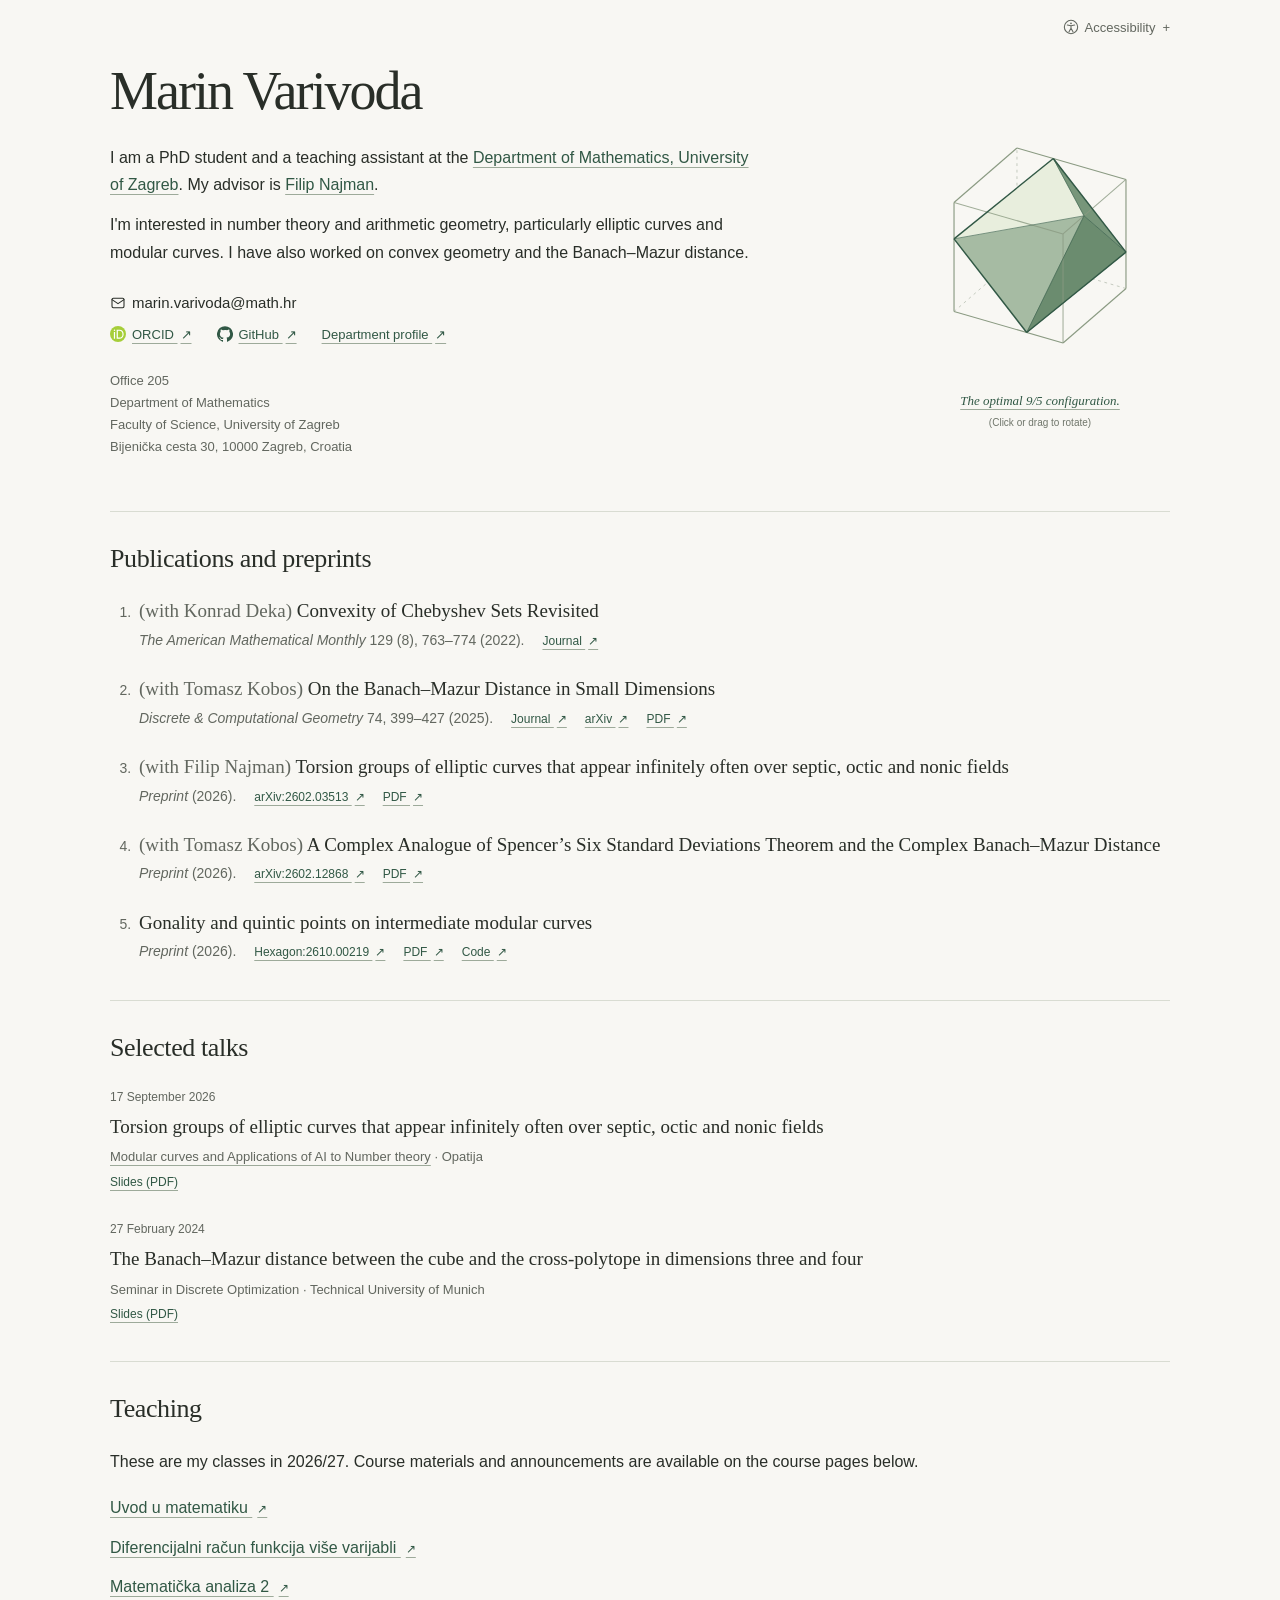
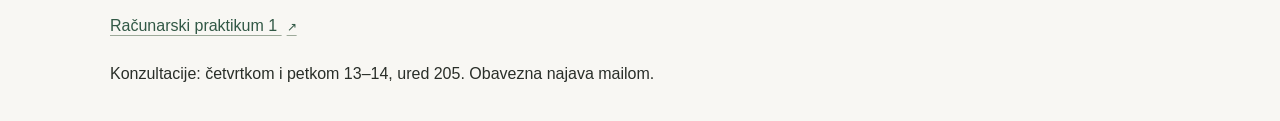
<file: index.html>
<!doctype html>
<html lang="en">
<head>
  <meta charset="utf-8">
  <meta name="viewport" content="width=device-width, initial-scale=1">
  <meta name="theme-color" content="#f8f7f3">
  <meta name="description" content="Marin Varivoda, mathematics PhD student and teaching assistant at the University of Zagreb. Research in number theory, publications, preprints, and teaching.">
  <title>Marin Varivoda | Mathematics · University of Zagreb</title>
  <link rel="canonical" href="https://marin-varivoda.github.io/">
  <meta property="og:type" content="profile">
  <meta property="og:title" content="Marin Varivoda | Mathematics · University of Zagreb">
  <meta property="og:description" content="Mathematics PhD student and teaching assistant at the University of Zagreb. Publications, preprints, talks, and teaching.">
  <meta property="og:url" content="https://marin-varivoda.github.io/">
  <script type="application/ld+json">
    {
      "@context": "https://schema.org",
      "@type": "ProfilePage",
      "url": "https://marin-varivoda.github.io/",
      "name": "Marin Varivoda",
      "mainEntity": {
        "@type": "Person",
        "@id": "https://marin-varivoda.github.io/#marin-varivoda",
        "name": "Marin Varivoda",
        "url": "https://marin-varivoda.github.io/",
        "description": "Mathematics PhD student and teaching assistant at the University of Zagreb, researching number theory and arithmetic geometry.",
        "affiliation": {
          "@type": "CollegeOrUniversity",
          "name": "University of Zagreb",
          "url": "https://www.unizg.hr/"
        },
        "sameAs": [
          "https://github.com/marin-varivoda",
          "https://orcid.org/0000-0002-0617-2802",
          "https://www.pmf.unizg.hr/math/en/marin.varivoda"
        ]
      }
    }
  </script>
  <link rel="icon" href="favicon.png" type="image/png">
  <link rel="stylesheet" href="style.css">
  <script src="geometry.js" defer></script>
  <script src="accessibility.js" defer></script>
</head>
<body id="top" class="headerless">
  <a class="skip-link" href="#main">Skip to content</a>
  <div class="page">
    <header class="site-header">
      <nav aria-label="Main navigation">
        <a href="#research">Research</a>
        <a href="#teaching">Teaching</a>
      </nav>
      <div class="accessibility" hidden>
        <button class="accessibility-toggle" type="button" aria-expanded="false" aria-controls="accessibility-options"><svg class="profile-icon" viewBox="0 0 24 24" fill="none" stroke="currentColor" stroke-width="1.6" stroke-linecap="round" stroke-linejoin="round" aria-hidden="true" focusable="false"><circle cx="12" cy="12" r="10"/><circle cx="12" cy="6.5" r="1.3" fill="currentColor" stroke="none"/><path d="m6.5 9 5.5 1 5.5-1M12 10v4m0 0-3 5m3-5 3 5"/></svg>Accessibility</button>
        <div class="accessibility-panel" id="accessibility-options" hidden>
          <label title="Larger text"><input type="checkbox" id="larger-text"><svg class="option-icon" viewBox="0 0 24 24" fill="none" stroke="currentColor" stroke-width="1.6" stroke-linecap="round" stroke-linejoin="round" aria-hidden="true" focusable="false"><path d="m2 18 4-10 4 10M3.5 14h5M12 18l5-14 5 14m-8.5-4h7"/></svg><span class="option-label">Larger text</span></label>
          <label title="High contrast"><input type="checkbox" id="high-contrast"><svg class="option-icon" viewBox="0 0 24 24" fill="none" stroke="currentColor" stroke-width="1.6" aria-hidden="true" focusable="false"><circle cx="12" cy="12" r="9"/><path d="M12 3a9 9 0 0 1 0 18Z" fill="currentColor" stroke="none"/></svg><span class="option-label">High contrast</span></label>
          <button type="button" id="reset-accessibility" title="Reset accessibility settings"><svg class="reset-icon" viewBox="0 0 24 24" fill="none" stroke="currentColor" stroke-width="1.6" stroke-linecap="round" stroke-linejoin="round" aria-hidden="true" focusable="false"><path d="M4 10a8 8 0 1 1 1 7M4 4v6h6"/></svg><span class="option-label">Reset settings</span></button>
        </div>
      </div>
    </header>

    <main id="main">
      <section class="intro" aria-labelledby="name">
        <div class="intro-copy">
          <h1 id="name">Marin Varivoda</h1>
          <p>I am a PhD student and a teaching assistant at the <a href="https://www.pmf.unizg.hr/math/en">Department of Mathematics, University of Zagreb</a>. My advisor is <a href="https://web.math.pmf.unizg.hr/~fnajman/">Filip Najman</a>.</p>
          <p>I'm interested in number theory and arithmetic geometry, particularly elliptic curves and modular curves. I have also worked on convex geometry and the Banach–Mazur distance.</p>
          <div class="intro-contact">
            <span class="contact-email"><svg class="profile-icon" viewBox="0 0 24 24" fill="none" stroke="currentColor" stroke-width="1.6" stroke-linecap="round" stroke-linejoin="round" aria-hidden="true" focusable="false"><rect x="3" y="5" width="18" height="14" rx="2"/><path d="m3 7 9 6 9-6"/></svg>marin.varivoda@math.hr</span>
          <div class="profile-links">
            <a href="https://orcid.org/0000-0002-0617-2802"><svg class="profile-icon" viewBox="0 0 24 24" aria-hidden="true" focusable="false"><circle cx="12" cy="12" r="12" fill="#a6ce39"/><circle cx="6.7" cy="6.5" r="1.1" fill="#fff"/><path fill="#fff" d="M5.8 9h1.8v10H5.8zM10 5.5h4.2c4.1 0 6.3 2.8 6.3 6.7 0 4-2.5 6.8-6.4 6.8H10zm1.8 1.7v10.1h2.3c3 0 4.6-2 4.6-5.1 0-3-1.6-5-4.6-5z"/></svg>ORCID <span aria-hidden="true">↗</span></a>
            <a href="https://github.com/marin-varivoda"><svg class="profile-icon" viewBox="0 0 24 24" fill="currentColor" aria-hidden="true" focusable="false"><path d="M12 .3a12 12 0 0 0-3.79 23.39c.6.11.82-.26.82-.58v-2.23c-3.34.73-4.04-1.42-4.04-1.42-.55-1.39-1.33-1.76-1.33-1.76-1.09-.75.08-.73.08-.73 1.2.08 1.84 1.23 1.84 1.23 1.07 1.83 2.81 1.3 3.5.99.11-.78.42-1.3.76-1.6-2.67-.3-5.47-1.34-5.47-5.93 0-1.31.47-2.38 1.24-3.22-.13-.3-.54-1.52.12-3.18 0 0 1.01-.32 3.3 1.23A11.5 11.5 0 0 1 12 6.09c1.02 0 2.05.14 3.01.4 2.29-1.55 3.3-1.23 3.3-1.23.66 1.66.25 2.88.12 3.18.77.84 1.24 1.91 1.24 3.22 0 4.6-2.81 5.63-5.49 5.93.43.37.81 1.1.81 2.22v3.3c0 .32.22.7.83.58A12 12 0 0 0 12 .3Z"/></svg>GitHub <span aria-hidden="true">↗</span></a>
            <a href="https://www.pmf.unizg.hr/math/en/marin.varivoda">Department profile <span aria-hidden="true">↗</span></a>
          </div>
            <address class="postal-address">Office 205<br>Department of Mathematics<br>Faculty of Science, University of Zagreb<br>Bijenička cesta 30, 10000 Zagreb, Croatia</address>
          </div>
        </div>
        <figure class="geometry">
          <div class="geometry-stage">
          <svg xmlns="http://www.w3.org/2000/svg" viewBox="0 0 280 280" role="img" aria-labelledby="geometry-title geometry-desc">
          <title id="geometry-title">The optimal 9/5 Banach–Mazur configuration</title>
          <desc id="geometry-desc">The octahedron with vertices ±(1/3, −1, −1), ±(−1, 1/3, −1), and ±(−1, −1, 1/3) inside the unit cube. The octahedron contains the concentric cube scaled by 5/9.</desc>
          <g fill="none" stroke="#94a18f" stroke-width=".95" stroke-dasharray="3 4" opacity=".58">
          <path d="M47.41 204.11 115.19 145.41"/>
          <path d="M115.19 145.41 115.19 28.00"/>
          <path d="M115.19 145.41 232.59 179.30"/>
          </g>
          <g fill="none" stroke="#8b9b83" stroke-width="1.25" stroke-linejoin="round">
          <path d="M47.41 204.11 47.41 86.70"/>
          <path d="M47.41 204.11 164.81 238.00"/>
          <path d="M47.41 86.70 115.19 28.00"/>
          <path d="M115.19 28.00 232.59 61.89"/>
          <path d="M164.81 238.00 232.59 179.30"/>
          <path d="M232.59 179.30 232.59 61.89"/>
          </g>
          <path d="M125.68 226.70 L187.41 101.03 L47.41 125.84Z" fill="#a6bba3" stroke="#a6bba3" stroke-width=".5"/>
          <path d="M125.68 226.70 L187.41 101.03 L232.59 140.16Z" fill="#6b8c6f" stroke="#6b8c6f" stroke-width=".5"/>
          <path d="M154.32 39.30 L187.41 101.03 L47.41 125.84Z" fill="#e8eedd" stroke="#e8eedd" stroke-width=".5"/>
          <path d="M154.32 39.30 L187.41 101.03 L232.59 140.16Z" fill="#77967a" stroke="#77967a" stroke-width=".5"/>
          <g fill="none" stroke="#8b9b83" stroke-width="1.1" opacity=".8">
          <path d="M47.41 86.70 164.81 120.59"/>
          <path d="M164.81 238.00 164.81 120.59"/>
          <path d="M164.81 120.59 232.59 61.89"/>
          </g>
          <g fill="none" stroke="#315845" stroke-width="0.85" stroke-linejoin="round" opacity="0.75">
          <path d="M125.68 226.70 187.41 101.03"/>
          <path d="M154.32 39.30 187.41 101.03"/>
          <path d="M187.41 101.03 47.41 125.84"/>
          <path d="M187.41 101.03 232.59 140.16"/>
          </g>
          <g fill="none" stroke="#315845" stroke-width="1.55" stroke-linejoin="round" opacity="1">
          <path d="M125.68 226.70 47.41 125.84"/>
          <path d="M125.68 226.70 232.59 140.16"/>
          <path d="M154.32 39.30 47.41 125.84"/>
          <path d="M154.32 39.30 232.59 140.16"/>
          </g>
          </svg>
          </div>
          <figcaption><a href="https://arxiv.org/html/2305.06427v2">The optimal 9/5 configuration.</a></figcaption>
          <div class="geometry-panel" hidden>
            <p class="geometry-hint">(Click or drag to rotate)</p>
            <div class="geometry-controls" hidden>
              <span>Drag to rotate</span>
              <button type="button" data-geometry-reset>Reset</button>
              <button type="button" data-geometry-done>Done</button>
            </div>
          </div>
        </figure>
      </section>

      <section class="section research" id="research" aria-labelledby="research-title">
        <h2 id="research-title">Publications and preprints</h2>
        <div class="section-content">
          <ol class="papers">
            <li class="paper">
              <h3><span class="coauthors">(with Konrad Deka)</span> <a href="https://doi.org/10.1080/00029890.2022.2094654">Convexity of Chebyshev Sets Revisited</a></h3>
              <div class="paper-details"><p class="journal"><cite>The American Mathematical Monthly</cite> 129 (8), 763–774 (2022).</p><div class="paper-links"><a href="https://doi.org/10.1080/00029890.2022.2094654">Journal <span aria-hidden="true">↗</span></a></div></div>
            </li>
            <li class="paper">
              <h3><span class="coauthors">(with Tomasz Kobos)</span> <a href="https://doi.org/10.1007/s00454-024-00641-1">On the Banach–Mazur Distance in Small Dimensions</a></h3>
              <div class="paper-details"><p class="journal"><cite>Discrete &amp; Computational Geometry</cite> 74, 399–427 (2025).</p><div class="paper-links"><a href="https://doi.org/10.1007/s00454-024-00641-1">Journal <span aria-hidden="true">↗</span></a><a href="https://arxiv.org/abs/2305.06427">arXiv <span aria-hidden="true">↗</span></a><a href="https://arxiv.org/pdf/2305.06427" aria-label="PDF of On the Banach–Mazur Distance in Small Dimensions">PDF <span aria-hidden="true">↗</span></a></div></div>
            </li>
            <li class="paper">
              <h3><span class="coauthors">(with Filip Najman)</span> <a href="https://arxiv.org/abs/2602.03513">Torsion groups of elliptic curves that appear infinitely often over septic, octic and nonic fields</a></h3>
              <div class="paper-details"><p class="journal"><em>Preprint</em> (2026).</p><div class="paper-links"><a href="https://arxiv.org/abs/2602.03513">arXiv:2602.03513 <span aria-hidden="true">↗</span></a><a href="https://arxiv.org/pdf/2602.03513" aria-label="PDF of Torsion groups of elliptic curves">PDF <span aria-hidden="true">↗</span></a></div></div>
            </li>
            <li class="paper">
              <h3><span class="coauthors">(with Tomasz Kobos)</span> <a href="https://arxiv.org/abs/2602.12868">A Complex Analogue of Spencer’s Six Standard Deviations Theorem and the Complex Banach–Mazur Distance</a></h3>
              <div class="paper-details"><p class="journal"><em>Preprint</em> (2026).</p><div class="paper-links"><a href="https://arxiv.org/abs/2602.12868">arXiv:2602.12868 <span aria-hidden="true">↗</span></a><a href="https://arxiv.org/pdf/2602.12868" aria-label="PDF of A Complex Analogue of Spencer’s Six Standard Deviations Theorem">PDF <span aria-hidden="true">↗</span></a></div></div>
            </li>
            <li class="paper">
              <h3><a href="https://hexagonmath.org/2610.00219v1">Gonality and quintic points on intermediate modular curves</a></h3>
              <div class="paper-details"><p class="journal"><em>Preprint</em> (2026).</p><div class="paper-links"><a href="https://hexagonmath.org/2610.00219v1">Hexagon:2610.00219 <span aria-hidden="true">↗</span></a><a href="https://hexagonmath.org/pdf/2610.00219v1" aria-label="PDF of Gonality and quintic points on intermediate modular curves">PDF <span aria-hidden="true">↗</span></a><a href="https://github.com/marin-varivoda/intermediate-modular-curves">Code <span aria-hidden="true">↗</span></a></div></div>
            </li>
          </ol>
        </div>
      </section>

      <section class="section" id="talks" aria-labelledby="talks-title">
        <div class="section-label"><h2 id="talks-title">Selected talks</h2></div>
        <div class="section-content">
          <article class="talk">
            <time datetime="2026-09-17">17 September 2026</time>
            <h3>Torsion groups of elliptic curves that appear infinitely often over septic, octic and nonic fields</h3>
            <p><a href="https://web.math.pmf.unizg.hr/~fnajman/Opatija.html">Modular curves and Applications of AI to Number theory</a> · Opatija</p>
            <div class="paper-links"><a href="talks/opatija-2026.pdf" aria-label="Slides for the Opatija talk (PDF)">Slides (PDF)</a></div>
          </article>
          <article class="talk">
            <time datetime="2024-02-27">27 February 2024</time>
            <h3>The Banach–Mazur distance between the cube and the cross-polytope in dimensions three and four</h3>
            <p>Seminar in Discrete Optimization · Technical University of Munich</p>
            <div class="paper-links"><a href="talks/munich-2024.pdf" aria-label="Slides for the Munich talk (PDF)">Slides (PDF)</a></div>
          </article>
        </div>
      </section>

      <section class="section" id="teaching" aria-labelledby="teaching-title">
        <div class="section-label"><h2 id="teaching-title">Teaching</h2></div>
        <div class="section-content teaching-content">
          <p>These are my classes in 2026/27. Course materials and announcements are available on the course pages below.</p>
          <ul class="courses" lang="hr">
            <li><a href="https://www.pmf.unizg.hr/math/predmet/uum">Uvod u matematiku <span aria-hidden="true">↗</span></a></li>
            <li><a href="https://www.pmf.unizg.hr/math/predmet/drfvv_a">Diferencijalni račun funkcija više varijabli <span aria-hidden="true">↗</span></a></li>
            <li><a href="https://www.pmf.unizg.hr/math/predmet/matan2_c">Matematička analiza 2 <span aria-hidden="true">↗</span></a></li>
            <li><a href="https://www.pmf.unizg.hr/math/predmet/racpra1_b">Računarski praktikum 1 <span aria-hidden="true">↗</span></a></li>
          </ul>
          <p class="office-hours" lang="hr"><strong>Konzultacije:</strong> četvrtkom i petkom 13–14, ured 205. Obavezna najava mailom.</p>
        </div>
      </section>

    </main>
  </div>
</body>
</html>
</file>
<file: style.css>
:root {
  color-scheme: light;
  --paper: #f8f7f3;
  --ink: #292e28;
  --muted: #62675f;
  --green: #315845;
  --line: #d9dcd2;
  --serif: Georgia, 'Times New Roman', serif;
  --sans: -apple-system, BlinkMacSystemFont, 'Segoe UI', sans-serif;
}
* { box-sizing: border-box; }
html { scroll-behavior: smooth; scroll-padding-top: 32px; }
body { margin: 0; background: var(--paper); color: var(--ink); font: 1rem/1.7 var(--sans); -webkit-font-smoothing: antialiased; }
::selection { background: #dce6d8; color: #203c2e; }
a { color: var(--green); text-decoration-thickness: 1px; text-underline-offset: 4px; text-decoration-color: #9daa9a; }
a:hover { color: #182f22; text-decoration-color: currentColor; }
a:focus-visible { outline: 2px solid var(--green); outline-offset: 5px; border-radius: 1px; }
p, h1, h2, h3, h4, figure { margin: 0; }
.page { width: min(1060px, calc(100% - 112px)); margin: auto; }
.site-header { display: flex; align-items: center; justify-content: space-between; gap: 12px; flex-wrap: wrap; padding: 17px 0 0; border-bottom: 1px solid var(--line); }
nav { display: flex; gap: 24px; }
nav a { color: var(--muted); font-size: 0.875rem; padding: 8px 0; text-decoration: none; }
nav a:hover { color: var(--green); text-decoration: underline; }
.intro { display: grid; grid-template-columns: minmax(0, 1fr) 260px; gap: 60px; align-items: center; padding: 25px 0 52px; }
h1 { margin: 0 0 22px; font: normal clamp(2.375rem, 4.4vw, 3.375rem)/1.15 var(--serif); letter-spacing: -2px; }
.intro-copy > p { max-width: 650px; margin-top: 13px; }
.intro-contact { margin-top: 23px; }
.contact-email { display: inline-block; font-size: 0.9375rem; overflow-wrap: anywhere; max-width: 100%; }
.postal-address { margin-top: 20px; color: var(--muted); font-style: normal; font-size: 0.8125rem; }
.profile-links { display: flex; flex-wrap: wrap; column-gap: 25px; row-gap: 8px; margin-top: 4px; font-size: 0.8125rem; }
.profile-links a { padding: 4px 0; }
.profile-icon { display: inline-block; width: 16px; height: 16px; margin-right: 6px; vertical-align: -3px; }
.profile-links span, .paper-links span { padding-left: 3px; }
.geometry { padding-top: 18px; }
.geometry svg { display: block; width: 100%; height: auto; }
.geometry figcaption { text-align: center; color: var(--muted); font: italic 0.8125rem/1.5 var(--serif); margin-top: 9px; }
.geometry-stage { border-radius: 5px; }
.geometry-stage.is-ready { cursor: grab; user-select: none; -webkit-user-select: none; touch-action: pan-y; -webkit-tap-highlight-color: transparent; }
.geometry-stage.is-active { touch-action: none; }
.geometry-stage.is-dragging { cursor: grabbing; }
.geometry-stage:focus-visible { outline: 1px solid #859679; outline-offset: 4px; }
.geometry-panel { height: 42px; padding-top: 2px; text-align: center; }
.geometry-hint { color: #70766b; font-size: 0.625rem; line-height: 20px; }
.geometry-controls { display: flex; align-items: center; justify-content: center; gap: 7px; min-height: 34px; }
.geometry-controls span { color: var(--muted); font-size: 0.625rem; }
.geometry-controls button { border: 0; border-radius: 3px; background: transparent; padding: 7px; min-height: 34px; color: var(--green); font: 0.6875rem var(--sans); cursor: pointer; }
.geometry-controls button:hover { background: #e7ece2; }
.geometry-controls button:focus-visible { outline: 2px solid var(--green); outline-offset: 1px; }
.geometry [hidden] { display: none; }
.section { border-top: 1px solid var(--line); padding: 30px 0 34px; }
h2 { font: normal 1.625rem/1.3 var(--serif); letter-spacing: -.4px; }
.section > h2, .section-label { margin-bottom: 22px; }
.section-label { display: flex; align-items: baseline; gap: 12px; }
.section-aside { color: var(--muted); font-size: 0.8125rem; }
.papers { padding-left: 25px; margin: 0; }
.paper { padding-left: 4px; }
.paper + .paper { margin-top: 21px; }
.paper::marker { color: var(--muted); font: 0.875rem var(--sans); }
.paper h3 { font: normal 1.1875rem/1.5 var(--serif); }
.paper h3 a { color: var(--ink); text-decoration: none; }
.paper h3 a:hover { color: var(--green); text-decoration: underline; }
.coauthors { color: var(--muted); }
.paper-details { display: flex; flex-wrap: wrap; align-items: baseline; column-gap: 18px; margin-top: 2px; }
.journal { font-size: 0.875rem; color: var(--muted); }
.paper-links { display: flex; flex-wrap: wrap; column-gap: 18px; font-size: 0.75rem; }
.paper-links a { display: inline-block; padding: 3px 0; }
.talk + .talk { margin-top: 24px; }
.talk time { display: block; color: var(--muted); font-size: 0.75rem; margin-bottom: 6px; }
.talk h3 { font: normal 1.1875rem/1.45 var(--serif); }
.talk p { color: var(--muted); font-size: 0.8125rem; margin-top: 6px; }
.talk p a { color: inherit; }
.teaching-content { font-size: 1rem; color: var(--ink); }
.courses { list-style: none; padding: 0; margin: 14px 0 16px; }
.courses li + li { margin-top: 2px; }
.courses a { display: inline-block; padding: 5px 0; }
.courses span { font-size: 0.75rem; margin-left: 5px; }
.office-hours strong { font-weight: 400; }
.skip-link { position: fixed; z-index: 10; top: -100px; left: 16px; padding: 10px 20px; background: var(--paper); }
.skip-link:focus { top: 12px; }
@media (max-width: 900px) {
  .page { width: calc(100% - 64px); }
  .intro { grid-template-columns: minmax(0, 1fr) 190px; gap: 25px; padding: 25px 0 44px; }
  h1 { font-size: 2.75rem; }
}
@media (max-width: 640px) {
  html { scroll-padding-top: 20px; }
  .page { width: calc(100% - 40px); }
  .site-header { padding-top: 10px; }
  nav { gap: 22px; }
  nav a { font-size: 0.8125rem; padding: 10px 0; }
  .intro { display: block; padding: 20px 0 36px; }
  h1 { font-size: clamp(2.125rem, 8.6vw, 2.875rem); letter-spacing: -1.5px; }
  .intro-copy > p { font-size: 0.9375rem; }
  .profile-links { column-gap: 22px; }
  .geometry { display: block; width: min(240px, 100%); margin: 24px auto 0; padding-top: 0; }
  .geometry-controls button { min-height: 40px; padding-inline: 10px; }
  .section { padding: 26px 0 30px; }
  h2 { font-size: 1.5rem; }
  .section-aside { font-size: 0.75rem; }
  .papers { padding-left: 22px; }
  .paper { padding-left: 2px; }
  .paper h3 { font-size: 1.125rem; }
  .paper-details { column-gap: 14px; }
  .paper-links a { padding: 5px 0; }
  .teaching-content { font-size: 0.9375rem; }
  .courses a { padding: 8px 0; }
}
@media (prefers-reduced-motion: reduce) { html { scroll-behavior: auto; } }
@media print {
  body { border: 0; background: white; font-size: 11pt; }
  .page { width: 100%; }
  .site-header, .geometry, .skip-link { display: none; }
  .intro { display: block; padding: 0 0 24px; }
  h1 { font-size: 32pt; }
  .section { padding: 20px 0; }
  .paper, .talk, .office-hours, .intro-contact { break-inside: avoid; }
  a { text-decoration: none; }
  .paper h3 { font-size: 12pt; }
}


.accessibility { display: flex; align-items: center; flex-wrap: wrap; column-gap: 20px; font-size: .8125rem; color: var(--muted); }
.accessibility[hidden], .accessibility-panel[hidden] { display: none; }
.accessibility-toggle { cursor: pointer; padding: 8px 0; border: 0; background: transparent; color: inherit; font: inherit; }
.accessibility-toggle::after { content: '+'; margin-left: 7px; }
.accessibility-toggle[aria-expanded="true"]::after { content: '−'; }
.accessibility-toggle:hover { color: var(--green); }
.accessibility-panel { display: flex; align-items: center; flex-wrap: wrap; column-gap: 18px; }
.accessibility-panel label { display: flex; align-items: center; gap: 7px; min-height: 44px; cursor: pointer; color: var(--ink); white-space: nowrap; }
.accessibility-panel input { width: 16px; height: 16px; margin: 0; accent-color: var(--green); }
.option-icon { width: 16px; height: 16px; flex-shrink: 0; }
.accessibility-panel button { min-height: 40px; border: 0; background: transparent; padding: 4px 0; font: inherit; color: var(--green); text-decoration: underline; text-underline-offset: 4px; cursor: pointer; }
.accessibility :focus-visible { outline: 2px solid var(--green); outline-offset: 4px; }
html.larger-text { font-size: 125%; }
.larger-text .geometry-panel { height: auto; min-height: 52px; }
.larger-text .geometry-hint { line-height: 1.6; }
html.high-contrast { --paper: #fff; --ink: #111; --muted: #242424; --green: #003d2c; --line: #555; }
.high-contrast a { text-decoration-color: currentColor; }
.high-contrast a:hover { color: #000; }
.high-contrast .paper h3 a { text-decoration: underline; }
.high-contrast .geometry-hint { color: var(--ink); }
.high-contrast .geometry-stage:focus-visible { outline: 2px solid var(--ink); }
@media (max-width: 360px) {
  .larger-text .site-header { align-items: flex-start; }
  .larger-text .accessibility { margin-left: auto; }
}


@media screen {
  .headerless .page { position: relative; }
  .headerless .site-header { justify-content: flex-end; padding: 6px 0 0; border: 0; }
  .headerless .site-header nav { display: none; }
  .headerless .intro { padding-top: 10px; }
  .headerless .geometry { align-self: start; margin-top: calc(clamp(2.375rem, 4.4vw, 3.375rem) * 1.15); padding-top: 0; }
}
@media screen and (max-width: 900px) {
  .headerless .site-header { padding-top: 6px; }
  .headerless .intro { padding-top: 12px; }
  .headerless .geometry { margin-top: 3.1625rem; }
}
@media screen and (max-width: 640px) {
  .headerless .geometry { margin: 24px auto 0; }
}

.reset-icon { display: none; }

.accessibility { width: 100%; min-width: 0; min-height: 44px; flex-direction: row-reverse; flex-wrap: nowrap; gap: 14px; }
.accessibility-toggle { flex-shrink: 0; min-height: 44px; white-space: nowrap; }
.accessibility-panel { min-width: 0; flex-wrap: nowrap; height: 44px; overflow-x: auto; overflow-y: hidden; scrollbar-width: thin; scrollbar-color: var(--muted) transparent; }
.accessibility-panel label, .accessibility-panel button { flex-shrink: 0; white-space: nowrap; }
.accessibility-panel input { flex-shrink: 0; }
.accessibility-panel :focus-visible { outline-offset: -2px; }
@media screen and (max-width: 640px) {
  .accessibility { gap: 10px; }
  .accessibility-panel { gap: 14px; }
  .accessibility-panel label, .accessibility-panel button { min-height: 36px; }
}
</file>
